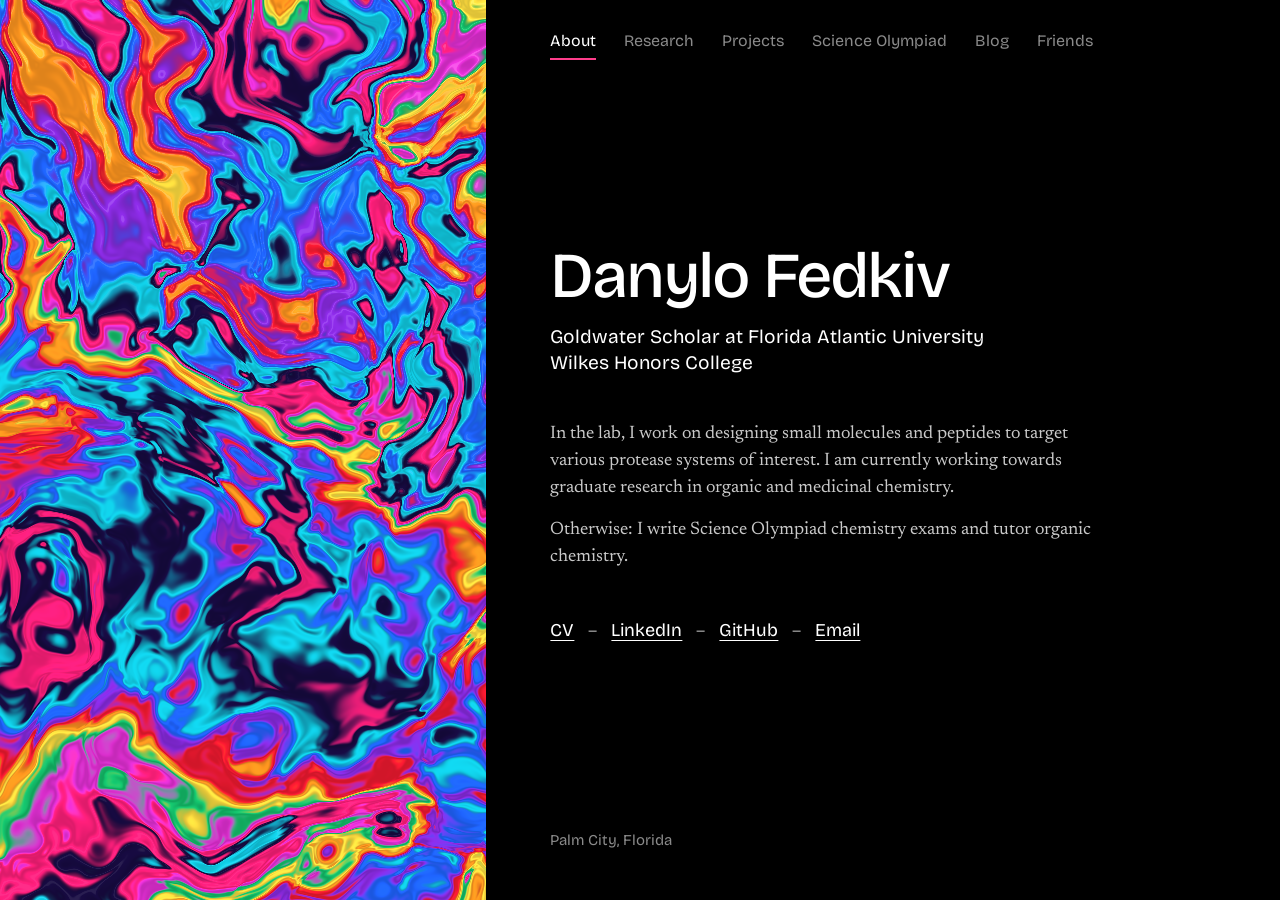
<file: index.html>
<!doctype html>
<html lang="en">
<head>
  <meta charset="utf-8">
  <meta name="viewport" content="width=device-width, initial-scale=1">
  <title>Danylo Fedkiv</title>
  <meta name="description" content="Danylo Fedkiv: Goldwater Scholar at Florida Atlantic University Wilkes Honors College. Chemistry research and Science Olympiad exam writing.">
  <link rel="preload" href="assets/fonts/bricolage-grotesque-latin-wght-normal.woff2" as="font" type="font/woff2" crossorigin>
  <link rel="icon" href="favicon.ico" sizes="any">
  <link rel="icon" type="image/png" sizes="32x32" href="favicon-32.png">
  <link rel="apple-touch-icon" href="apple-touch-icon.png">
  <link rel="stylesheet" href="assets/css/site.css?v=23">
  <script src="assets/js/enter.js?v=23"></script>
</head>
<body class="cover">
  <div class="marble" data-seed="0"></div>

  <div class="page">
    <nav class="nav" aria-label="Site">
      <a href="index.html" aria-current="page">About</a>
      <a href="research.html">Research</a>
      <a href="projects.html">Projects</a>
      <a href="science-olympiad.html">Science Olympiad</a>
      <a href="blog.html">Blog</a>
      <a href="friends.html">Friends</a>
    </nav>

    <main>
      <header class="who">
        <h1 class="hello">Danylo Fedkiv</h1>
        <p class="tagline">Goldwater Scholar at Florida Atlantic University Wilkes Honors College</p>
      </header>

      <div class="bio">
        <p class="about">
          In the lab, I work on designing small molecules and peptides to target various
          protease systems of interest. I am currently working towards graduate research
          in organic and medicinal chemistry.
        </p>
        <p class="about">
          Otherwise: I write Science Olympiad chemistry exams and tutor organic chemistry.
        </p>
      </div>

      <ul class="links">
        <li><a href="cv.pdf">CV</a></li>
        <li><a href="https://www.linkedin.com/in/danylofedkiv/">LinkedIn</a></li>
        <li><a href="https://github.com/dfedkiv-codes">GitHub</a></li>
        <li><a href="mailto:dfedkiv2022@fau.edu">Email</a></li>
      </ul>
    </main>

    <footer>Palm City, Florida</footer>
  </div>

  <script src="assets/js/marble.js?v=23"></script>
</body>
</html>
</file>
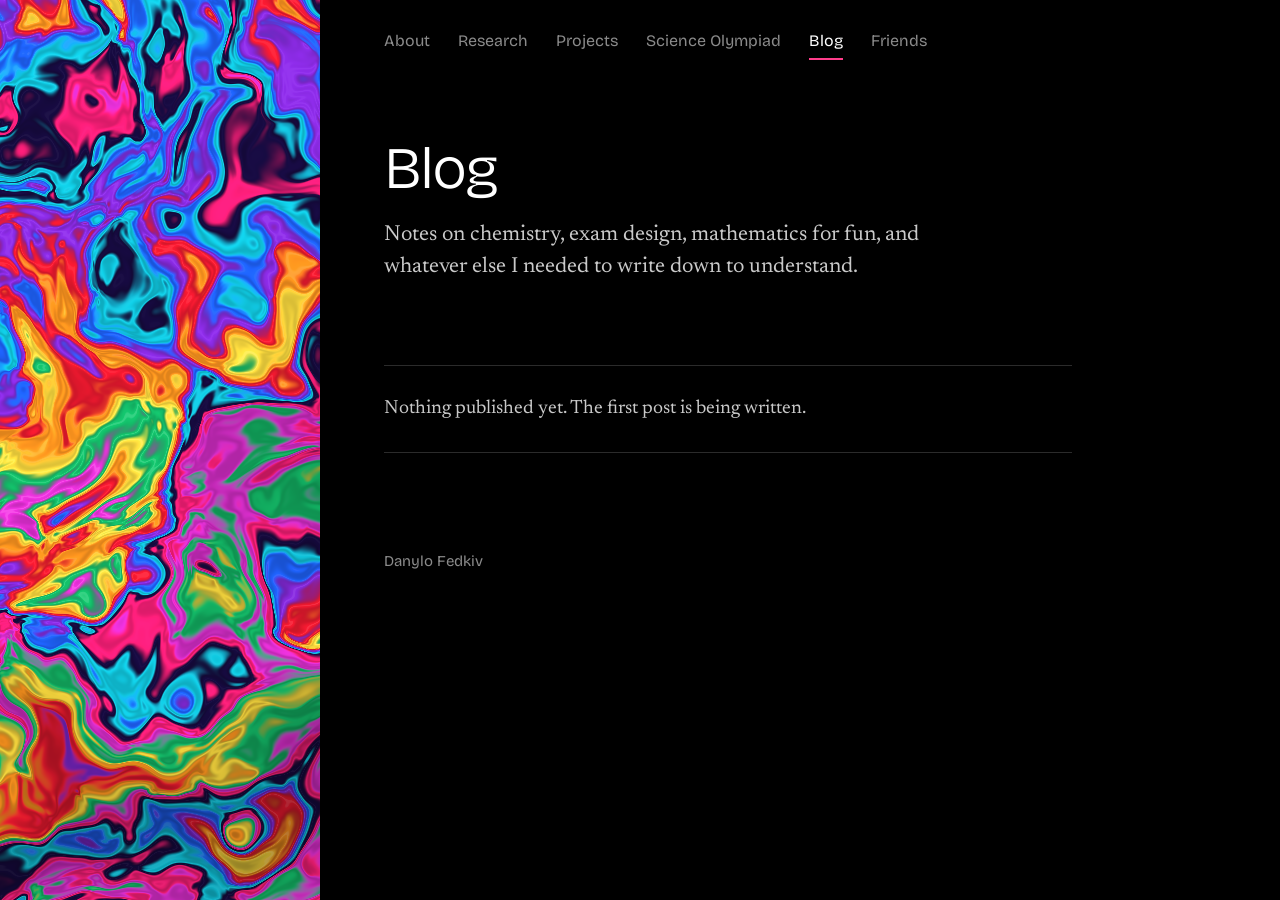
<file: blog.html>
<!doctype html>
<html lang="en">
<head>
  <meta charset="utf-8">
  <meta name="viewport" content="width=device-width, initial-scale=1">
  <title>Blog · Danylo Fedkiv</title>
  <meta name="description" content="Writing by Danylo Fedkiv on chemistry, exam design, and whatever else needs working out.">
  <link rel="preload" href="assets/fonts/bricolage-grotesque-latin-wght-normal.woff2" as="font" type="font/woff2" crossorigin>
  <link rel="icon" href="favicon.ico" sizes="any">
  <link rel="icon" type="image/png" sizes="32x32" href="favicon-32.png">
  <link rel="apple-touch-icon" href="apple-touch-icon.png">
  <link rel="stylesheet" href="assets/css/site.css?v=23">
  <script src="assets/js/enter.js?v=23"></script>
</head>
<body class="inner">
  <div class="marble" data-seed="4"></div>

  <div class="page">
    <nav class="nav" aria-label="Site">
      <a href="index.html">About</a>
      <a href="research.html">Research</a>
      <a href="projects.html">Projects</a>
      <a href="science-olympiad.html">Science Olympiad</a>
      <a href="blog.html" aria-current="page">Blog</a>
      <a href="friends.html">Friends</a>
    </nav>

    <main>
      <h1>Blog</h1>
      <p class="lede">
        Notes on chemistry, exam design, mathematics for fun, and whatever else
        I needed to write down to understand.
      </p>

      <section>
        <!--
          To publish a post:
          1. Copy blog/post-template.html to blog/your-post-name.html and write in it.
          2. Delete the <p class="empty"> line below.
          3. Add an entry to the list, newest first:

          <li>
            <a href="blog/your-post-name.html">Post title</a>
            <p>One sentence on what it is about.</p>
            <span class="when">November 2026</span>
          </li>
        -->
        <p class="empty">Nothing published yet. The first post is being written.</p>
        <ul class="posts">
        </ul>
      </section>

      <footer>Danylo Fedkiv</footer>
    </main>
  </div>

  <script src="assets/js/marble.js?v=23"></script>
</body>
</html>
</file>
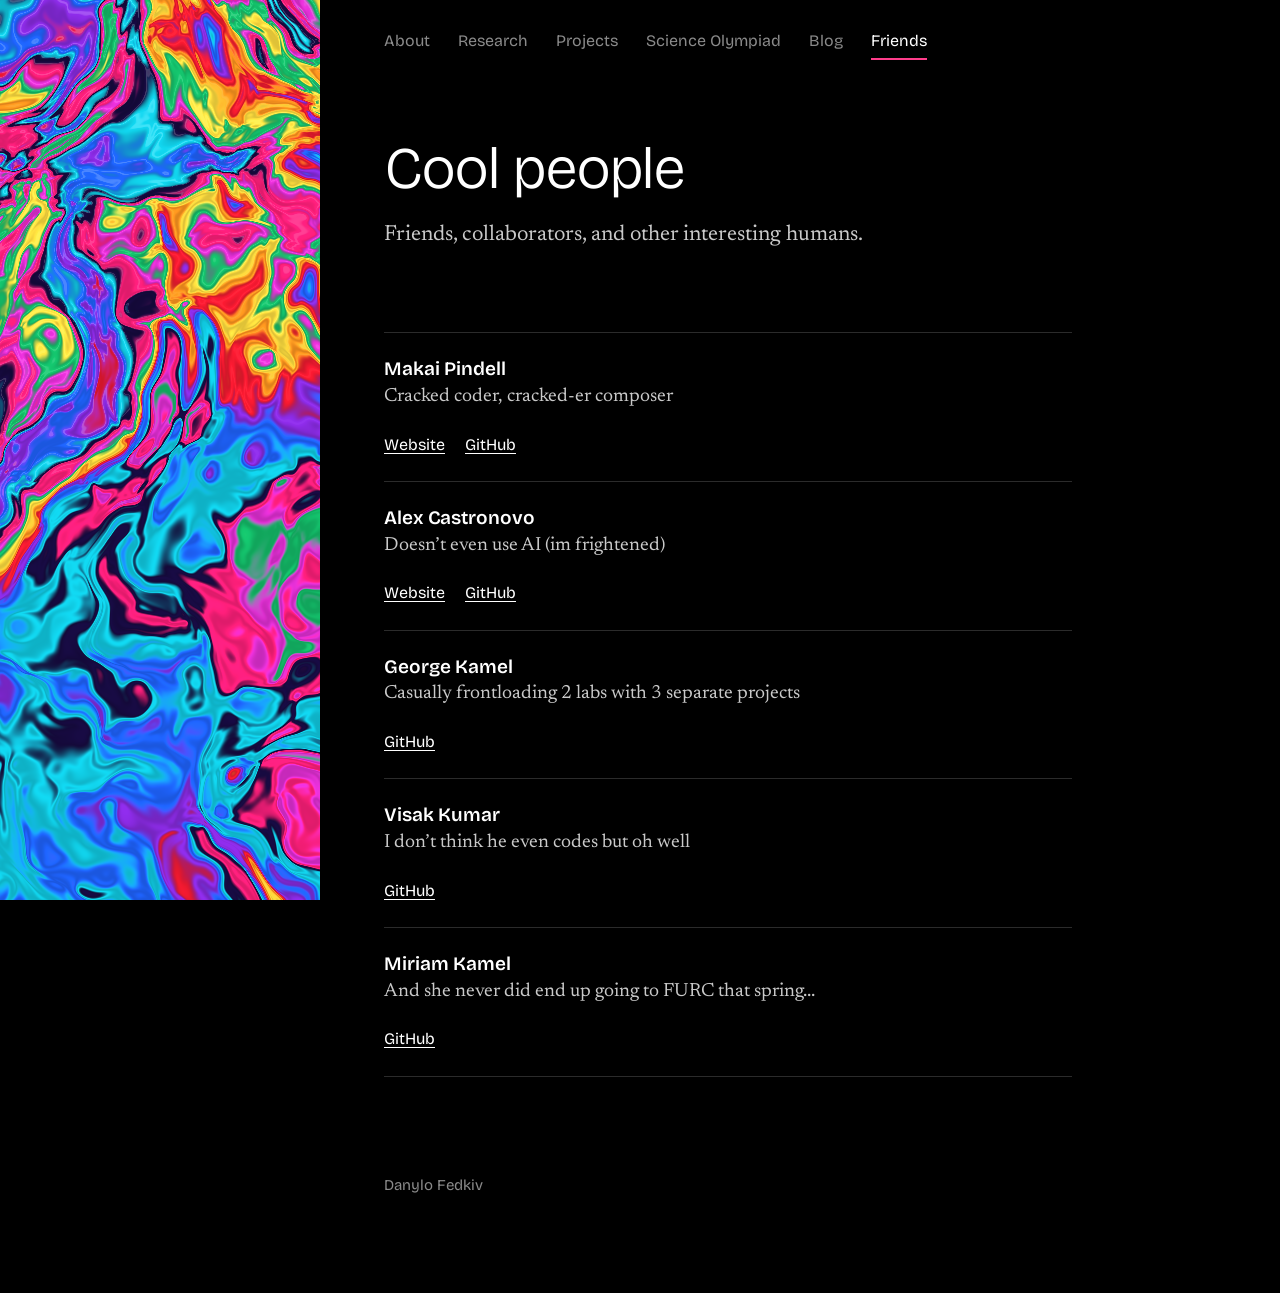
<file: friends.html>
<!doctype html>
<html lang="en">
<head>
  <meta charset="utf-8">
  <meta name="viewport" content="width=device-width, initial-scale=1">
  <title>Friends · Danylo Fedkiv</title>
  <meta name="description" content="Friends, collaborators, and other interesting humans.">
  <link rel="preload" href="assets/fonts/bricolage-grotesque-latin-wght-normal.woff2" as="font" type="font/woff2" crossorigin>
  <link rel="icon" href="favicon.ico" sizes="any">
  <link rel="icon" type="image/png" sizes="32x32" href="favicon-32.png">
  <link rel="apple-touch-icon" href="apple-touch-icon.png">
  <link rel="stylesheet" href="assets/css/site.css?v=23">
  <script src="assets/js/enter.js?v=23"></script>
</head>
<body class="inner">
  <div class="marble" data-seed="6"></div>

  <div class="page">
    <nav class="nav" aria-label="Site">
      <a href="index.html">About</a>
      <a href="research.html">Research</a>
      <a href="projects.html">Projects</a>
      <a href="science-olympiad.html">Science Olympiad</a>
      <a href="blog.html">Blog</a>
      <a href="friends.html" aria-current="page">Friends</a>
    </nav>

    <main>
      <h1>Cool people</h1>
      <p class="lede">Friends, collaborators, and other interesting humans.</p>

      <section>
        <!-- To add someone, copy one <article class="entry friend"> block and edit it. -->

        <article class="entry friend">
          <h3>Makai Pindell</h3>
          <p>Cracked coder, cracked-er composer</p>
          <p class="links-row">
            <a href="https://makaip.com/">Website</a>
            <a href="https://github.com/makaip">GitHub</a>
          </p>
        </article>

        <article class="entry friend">
          <h3>Alex Castronovo</h3>
          <p>Doesn’t even use AI (im frightened)</p>
          <p class="links-row">
            <a href="https://www.alexcastronovo.com">Website</a>
            <a href="https://github.com/AlexanderJCS">GitHub</a>
          </p>
        </article>

        <article class="entry friend">
          <h3>George Kamel</h3>
          <p>Casually frontloading 2 labs with 3 separate projects</p>
          <p class="links-row">
            <a href="https://github.com/Jubillion">GitHub</a>
          </p>
        </article>

        <article class="entry friend">
          <h3>Visak Kumar</h3>
          <p>I don’t think he even codes but oh well</p>
          <p class="links-row">
            <a href="https://github.com/visakk16">GitHub</a>
          </p>
        </article>
        
        <article class="entry friend">
          <h3>Miriam Kamel</h3>
          <p>And she never did end up going to FURC that spring...</p>
          <p class="links-row">
            <a href="https://github.com/Miriam-Kamel">GitHub</a>
          </p>
        </article>
        
      </section>

      <footer>Danylo Fedkiv</footer>
    </main>
  </div>

  <script src="assets/js/marble.js?v=23"></script>
</body>
</html>
</file>
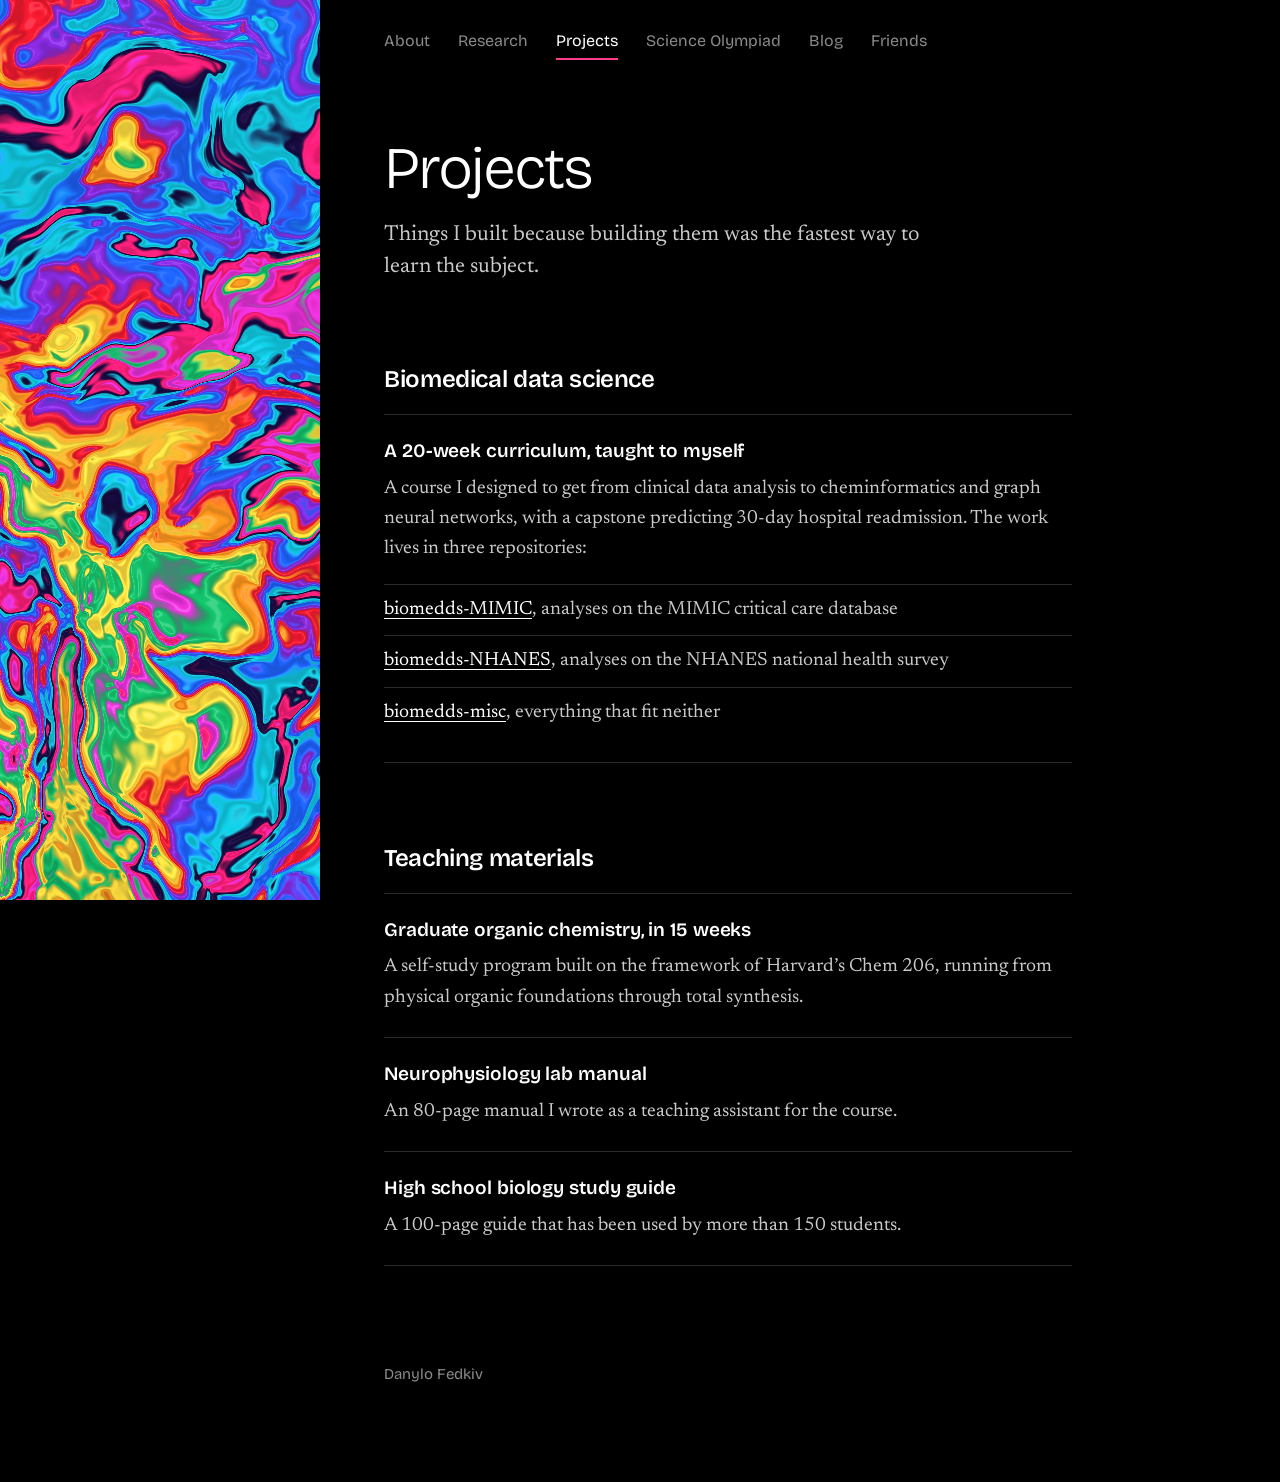
<file: projects.html>
<!doctype html>
<html lang="en">
<head>
  <meta charset="utf-8">
  <meta name="viewport" content="width=device-width, initial-scale=1">
  <title>Projects · Danylo Fedkiv</title>
  <meta name="description" content="Things Danylo Fedkiv has built: clinical data analyses, and teaching materials.">
  <link rel="preload" href="assets/fonts/bricolage-grotesque-latin-wght-normal.woff2" as="font" type="font/woff2" crossorigin>
  <link rel="icon" href="favicon.ico" sizes="any">
  <link rel="icon" type="image/png" sizes="32x32" href="favicon-32.png">
  <link rel="apple-touch-icon" href="apple-touch-icon.png">
  <link rel="stylesheet" href="assets/css/site.css?v=23">
  <script src="assets/js/enter.js?v=23"></script>
</head>
<body class="inner">
  <div class="marble" data-seed="2"></div>

  <div class="page">
    <nav class="nav" aria-label="Site">
      <a href="index.html">About</a>
      <a href="research.html">Research</a>
      <a href="projects.html" aria-current="page">Projects</a>
      <a href="science-olympiad.html">Science Olympiad</a>
      <a href="blog.html">Blog</a>
      <a href="friends.html">Friends</a>
    </nav>

    <main>
      <h1>Projects</h1>
      <p class="lede">
        Things I built because building them was the fastest way to learn the subject.
      </p>

      <section>
        <h2>Biomedical data science</h2>

        <article class="entry">
          <header>
            <h3>A 20-week curriculum, taught to myself</h3>
          </header>
          <p>
            A course I designed to get from clinical data analysis to cheminformatics and
            graph neural networks, with a capstone predicting 30-day hospital readmission.
            The work lives in three repositories:
          </p>
          <ul class="plain">
            <li><a href="https://github.com/dfedkiv-codes/biomedds-MIMIC">biomedds-MIMIC</a>, analyses on the MIMIC critical care database</li>
            <li><a href="https://github.com/dfedkiv-codes/biomedds-NHANES">biomedds-NHANES</a>, analyses on the NHANES national health survey</li>
            <li><a href="https://github.com/dfedkiv-codes/biomedds-misc">biomedds-misc</a>, everything that fit neither</li>
          </ul>
        </article>
      </section>

      <section>
        <h2>Teaching materials</h2>

        <article class="entry">
          <header>
            <h3>Graduate organic chemistry, in 15 weeks</h3>
          </header>
          <p>
            A self-study program built on the framework of Harvard’s Chem 206, running from
            physical organic foundations through total synthesis.
          </p>
        </article>

        <article class="entry">
          <header>
            <h3>Neurophysiology lab manual</h3>
          </header>
          <p>An 80-page manual I wrote as a teaching assistant for the course.</p>
        </article>

        <article class="entry">
          <header>
            <h3>High school biology study guide</h3>
          </header>
          <p>A 100-page guide that has been used by more than 150 students.</p>
        </article>
      </section>

      <footer>Danylo Fedkiv</footer>
    </main>
  </div>

  <script src="assets/js/marble.js?v=23"></script>
</body>
</html>
</file>
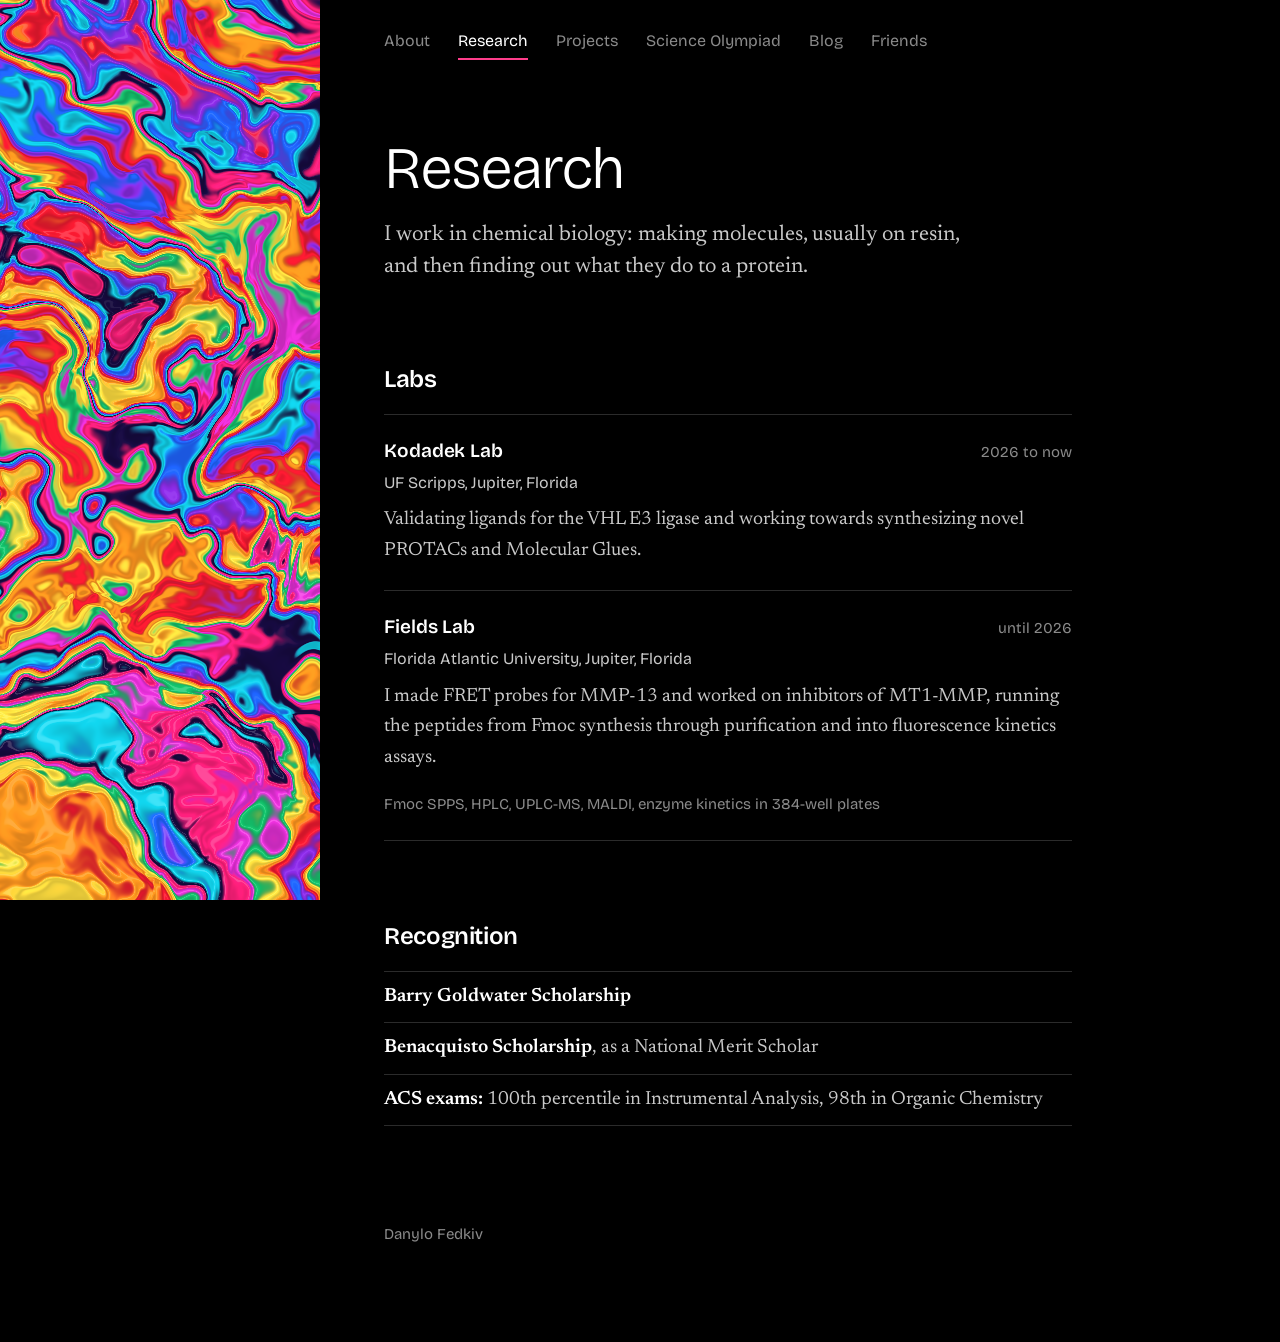
<file: research.html>
<!doctype html>
<html lang="en">
<head>
  <meta charset="utf-8">
  <meta name="viewport" content="width=device-width, initial-scale=1">
  <title>Research · Danylo Fedkiv</title>
  <meta name="description" content="Danylo Fedkiv's chemical biology research: protein degradation ligands, protease probes and inhibitors, peptide synthesis.">
  <link rel="preload" href="assets/fonts/bricolage-grotesque-latin-wght-normal.woff2" as="font" type="font/woff2" crossorigin>
  <link rel="icon" href="favicon.ico" sizes="any">
  <link rel="icon" type="image/png" sizes="32x32" href="favicon-32.png">
  <link rel="apple-touch-icon" href="apple-touch-icon.png">
  <link rel="stylesheet" href="assets/css/site.css?v=23">
  <script src="assets/js/enter.js?v=23"></script>
</head>
<body class="inner">
  <div class="marble" data-seed="1"></div>

  <div class="page">
    <nav class="nav" aria-label="Site">
      <a href="index.html">About</a>
      <a href="research.html" aria-current="page">Research</a>
      <a href="projects.html">Projects</a>
      <a href="science-olympiad.html">Science Olympiad</a>
      <a href="blog.html">Blog</a>
      <a href="friends.html">Friends</a>
    </nav>

    <main>
      <h1>Research</h1>
      <p class="lede">
        I work in chemical biology: making molecules, usually on resin, and then
        finding out what they do to a protein.
      </p>

      <section>
        <h2>Labs</h2>

        <article class="entry">
          <header>
            <h3>Kodadek Lab</h3>
            <span class="when">2026 to now</span>
          </header>
          <p class="where">UF Scripps, Jupiter, Florida</p>
          <p>
            Validating ligands for the VHL E3 ligase and working towards synthesizing
            novel PROTACs and Molecular Glues.
          </p>
        </article>

        <article class="entry">
          <header>
            <h3>Fields Lab</h3>
            <span class="when">until 2026</span>
          </header>
          <p class="where">Florida Atlantic University, Jupiter, Florida</p>
          <p>
            I made FRET probes for MMP-13 and worked on
            inhibitors of MT1-MMP, running the peptides from Fmoc synthesis through
            purification and into fluorescence kinetics assays.
          </p>
          <p class="tags">Fmoc SPPS, HPLC, UPLC-MS, MALDI, enzyme kinetics in 384-well plates</p>
        </article>
      </section>

      <section>
        <h2>Recognition</h2>
        <ul class="plain">
          <li><strong>Barry Goldwater Scholarship</strong></li>
          <li><strong>Benacquisto Scholarship</strong>, as a National Merit Scholar</li>
          <li><strong>ACS exams:</strong> 100th percentile in Instrumental Analysis, 98th in Organic Chemistry</li>
        </ul>
      </section>

      <!-- When you have them, add a "Posters and papers" section here, using the same <ul class="plain"> list. -->

      <footer>Danylo Fedkiv</footer>
    </main>
  </div>

  <script src="assets/js/marble.js?v=23"></script>
</body>
</html>
</file>
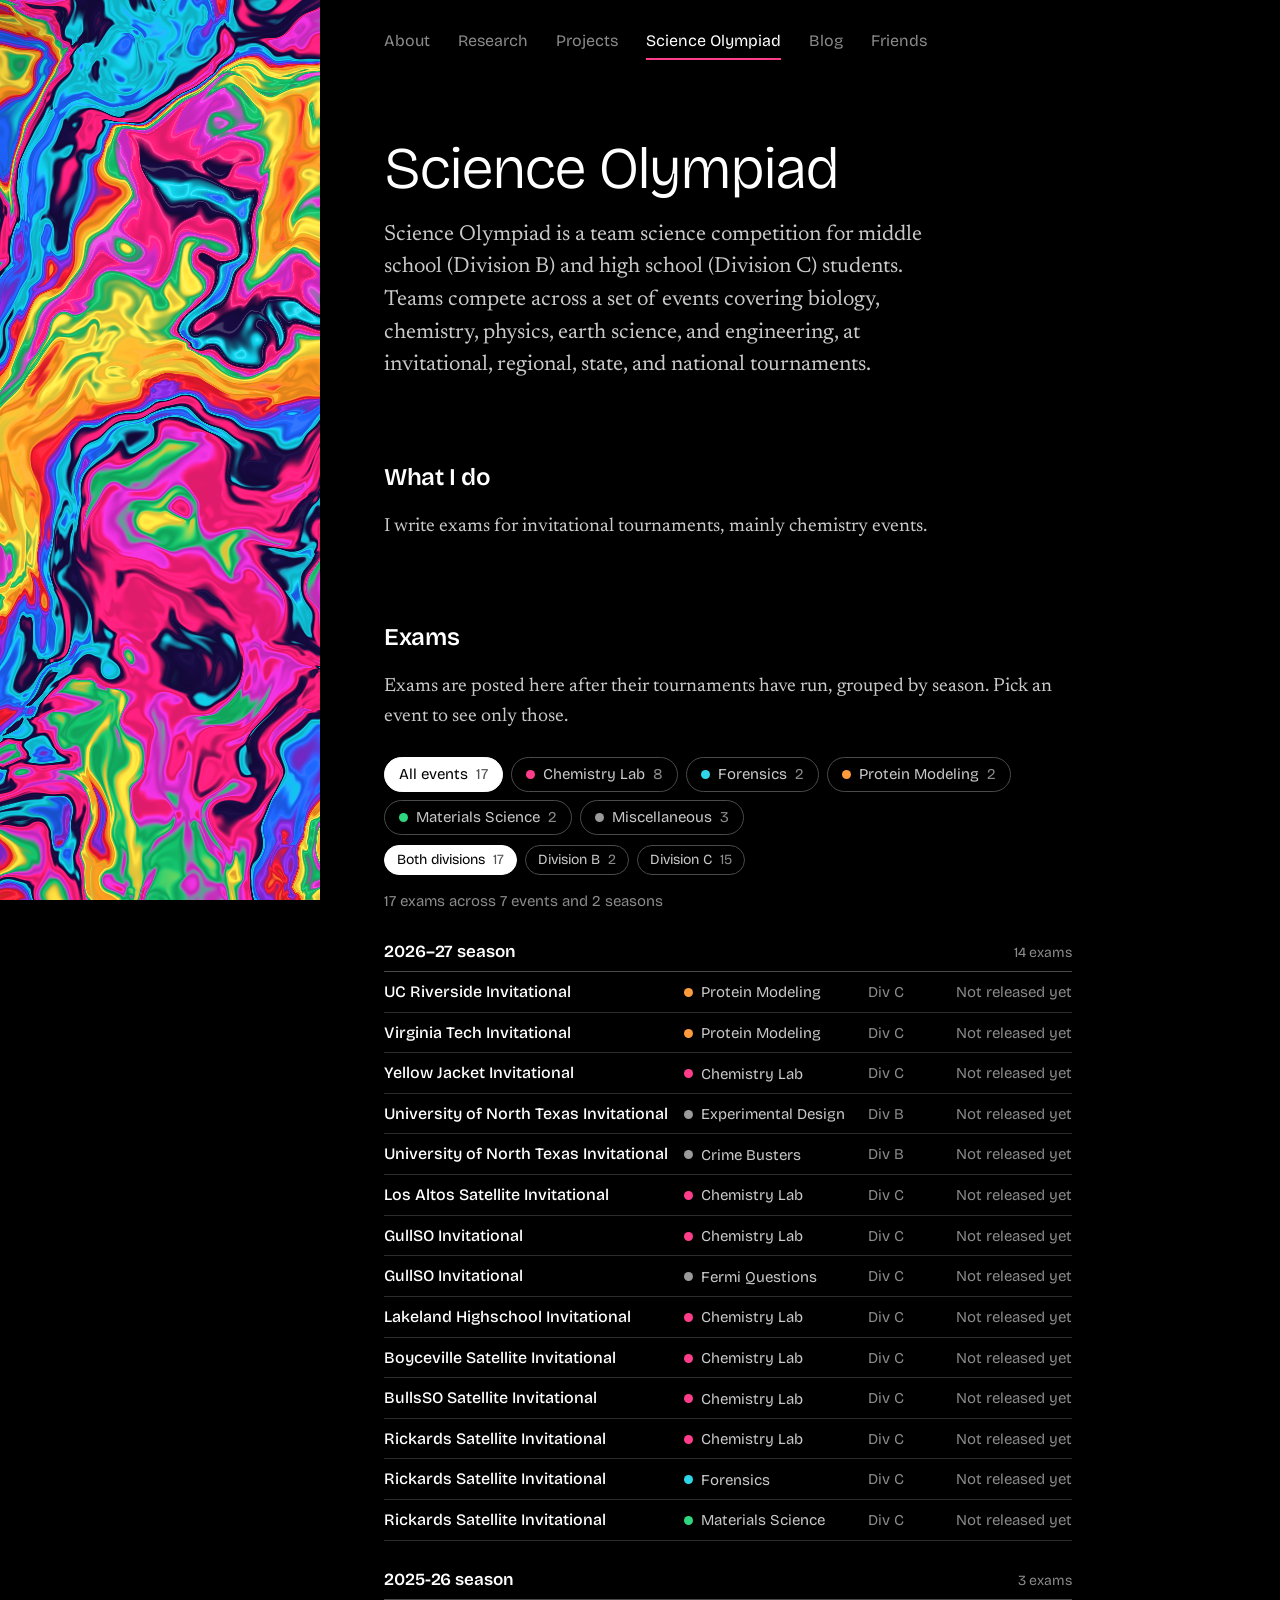
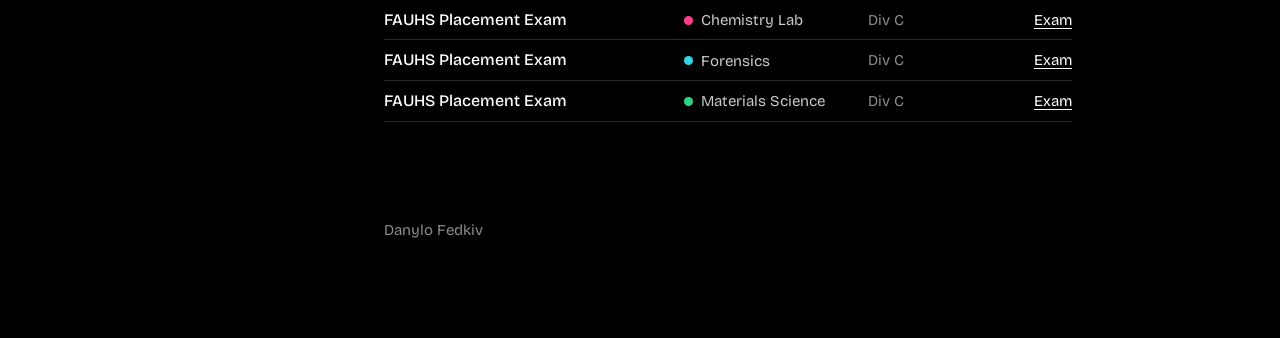
<file: science-olympiad.html>
<!doctype html>
<html lang="en">
<head>
  <meta charset="utf-8">
  <meta name="viewport" content="width=device-width, initial-scale=1">
  <title>Science Olympiad · Danylo Fedkiv</title>
  <meta name="description" content="Science Olympiad exams written by Danylo Fedkiv, filterable by event.">
  <link rel="preload" href="assets/fonts/bricolage-grotesque-latin-wght-normal.woff2" as="font" type="font/woff2" crossorigin>
  <link rel="icon" href="favicon.ico" sizes="any">
  <link rel="icon" type="image/png" sizes="32x32" href="favicon-32.png">
  <link rel="apple-touch-icon" href="apple-touch-icon.png">
  <link rel="stylesheet" href="assets/css/site.css?v=23">
  <script src="assets/js/enter.js?v=23"></script>
</head>
<body class="inner">
  <div class="marble" data-seed="3"></div>

  <div class="page">
    <nav class="nav" aria-label="Site">
      <a href="index.html">About</a>
      <a href="research.html">Research</a>
      <a href="projects.html">Projects</a>
      <a href="science-olympiad.html" aria-current="page">Science Olympiad</a>
      <a href="blog.html">Blog</a>
      <a href="friends.html">Friends</a>
    </nav>

    <main>
      <h1>Science Olympiad</h1>
      <p class="lede">
        Science Olympiad is a team science competition for middle school (Division B)
        and high school (Division C) students. Teams compete across a set of events
        covering biology, chemistry, physics, earth science, and engineering, at
        invitational, regional, state, and national tournaments.
      </p>

      <section>
        <h2>What I do</h2>
        <p>
          I write exams for invitational tournaments, mainly chemistry events.
        </p>
      </section>

      <section>
        <h2>Exams</h2>
        <p>
          Exams are posted here after their tournaments have run, grouped by season.
          Pick an event to see only those.
        </p>

        <!-- Everything below is built from data/exams.js. To add an exam, edit that file. -->
        <div id="exam-archive"></div>
        <noscript><p>The exam list needs JavaScript to display.</p></noscript>
      </section>

      <footer>Danylo Fedkiv</footer>
    </main>
  </div>

  <script src="assets/js/marble.js?v=23"></script>
  <script>
    // Load the exam list fresh every visit, so edits to data/exams.js show up
    // as soon as GitHub has deployed them, with no stale copy in the way.
    (function () {
      var data = document.createElement("script");
      data.src = "data/exams.js?t=" + Date.now();
      data.onload = data.onerror = function () {
        var app = document.createElement("script");
        app.src = "assets/js/exams.js?v=23";
        document.body.appendChild(app);
      };
      document.body.appendChild(data);
    })();
  </script>
</body>
</html>
</file>
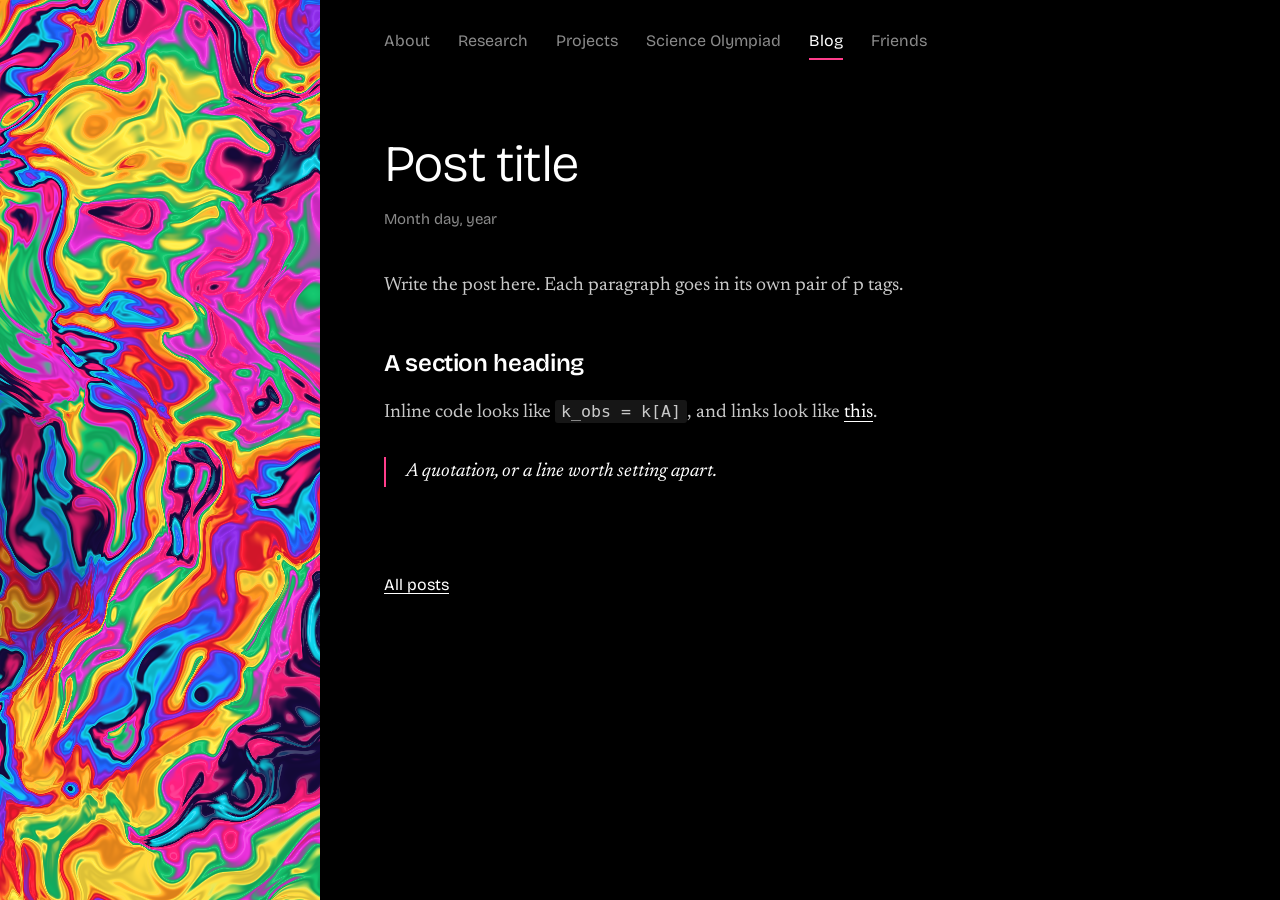
<file: blog/post-template.html>
<!doctype html>
<html lang="en">
<head>
  <meta charset="utf-8">
  <meta name="viewport" content="width=device-width, initial-scale=1">
  <!-- This file is a template: copy it, rename it, and it stays out of search results until you remove the next line. -->
  <meta name="robots" content="noindex">
  <title>Post title · Danylo Fedkiv</title>
  <meta name="description" content="One sentence on what this post is about.">
  <link rel="icon" href="../favicon.ico" sizes="any">
  <link rel="icon" type="image/png" sizes="32x32" href="../favicon-32.png">
  <link rel="apple-touch-icon" href="../apple-touch-icon.png">
  <link rel="stylesheet" href="../assets/css/site.css?v=23">
  <script src="../assets/js/enter.js?v=23"></script>
</head>
<body class="inner">
  <!-- Change data-seed to any number to give the post its own marble. -->
  <div class="marble" data-seed="5"></div>

  <div class="page">
    <nav class="nav" aria-label="Site">
      <a href="../index.html">About</a>
      <a href="../research.html">Research</a>
      <a href="../projects.html">Projects</a>
      <a href="../science-olympiad.html">Science Olympiad</a>
      <a href="../blog.html" aria-current="page">Blog</a>
      <a href="../friends.html">Friends</a>
    </nav>

    <main>
      <article class="post">
        <h1>Post title</h1>
        <span class="when">Month day, year</span>

        <div class="body">
          <p>
            Write the post here. Each paragraph goes in its own pair of p tags.
          </p>

          <h2>A section heading</h2>
          <p>
            Inline code looks like <code>k_obs = k[A]</code>, and links look like
            <a href="https://example.com">this</a>.
          </p>

          <blockquote>A quotation, or a line worth setting apart.</blockquote>
        </div>

        <a class="back" href="../blog.html">All posts</a>
      </article>
    </main>
  </div>

  <script src="../assets/js/marble.js?v=23"></script>
</body>
</html>
</file>
<file: assets/css/site.css>
/* ------------------------------------------------------------------
   danylo fedkiv — site styles
   Layout idea: a strip of flowing marble on the left, true black
   everywhere else. The marble is the only loud thing on the page.
------------------------------------------------------------------- */

@font-face {
  font-family: "Bricolage Grotesque";
  src: url("../fonts/bricolage-grotesque-latin-wght-normal.woff2") format("woff2");
  font-weight: 200 800;
  font-style: normal;
  font-display: swap;
}
@font-face {
  font-family: "Newsreader";
  src: url("../fonts/newsreader-latin-wght-normal.woff2") format("woff2");
  font-weight: 200 800;
  font-style: normal;
  font-display: swap;
}
@font-face {
  font-family: "Newsreader";
  src: url("../fonts/newsreader-latin-wght-italic.woff2") format("woff2");
  font-weight: 200 800;
  font-style: italic;
  font-display: swap;
}

:root {
  --black: #000;
  --white: #fff;
  --soft: #c9c9c9;      /* body text on black */
  --quiet: #8a8a8a;     /* dates, secondary facts */
  --rule: #2b2b2b;

  /* pulled from the marble */
  --pink: #ff3d8b;
  --cyan: #2fd6e8;
  --orange: #ff9a3d;
  --green: #2fd67f;

  --strip: clamp(96px, 38vw, 640px);       /* marble width on the cover */
  --strip-inner: clamp(72px, 25vw, 420px);  /* marble width on inner pages */
  --pad: clamp(24px, 5vw, 80px);

  --display: "Bricolage Grotesque", "Helvetica Neue", Arial, sans-serif;
  --text: "Newsreader", Georgia, "Times New Roman", serif;
}

*, *::before, *::after { box-sizing: border-box; }

html { background: var(--black); color-scheme: dark; }

body {
  margin: 0;
  min-height: 100vh;
  min-height: 100dvh;
  background: var(--black);
  color: var(--soft);
  font-family: var(--text);
  font-size: 1.1875rem;
  line-height: 1.6;
  -webkit-font-smoothing: antialiased;
  text-rendering: optimizeLegibility;
}

/* ---------- marble strip ---------- */

.marble {
  position: fixed;
  inset: 0 auto 0 0;
  width: var(--strip-inner);
  /* shown until the canvas paints, and if WebGL is unavailable */
  background:
    radial-gradient(120% 60% at 20% 10%, #ff2d7a 0%, transparent 60%),
    radial-gradient(90% 50% at 90% 30%, #18c7d8 0%, transparent 65%),
    radial-gradient(110% 50% at 10% 55%, #ff8f1f 0%, transparent 60%),
    radial-gradient(100% 45% at 85% 75%, #19b96a 0%, transparent 60%),
    radial-gradient(120% 50% at 30% 100%, #7a2bd6 0%, transparent 65%),
    #1a0b3d;
  overflow: hidden;
}
.cover .marble { width: var(--strip); }
.marble canvas { display: block; width: 100%; height: 100%; }

/* ---------- page frame ---------- */

.page {
  margin-left: var(--strip-inner);
  padding: 0 var(--pad) 96px;
  min-height: 100vh;
  min-height: 100dvh;
}
.cover .page {
  margin-left: var(--strip);
  display: flex;
  flex-direction: column;
  padding-bottom: 48px;
}

/* ---------- navigation ---------- */

.nav {
  display: flex;
  flex-wrap: wrap;
  gap: 4px 28px;
  padding: 24px 0;
  font-family: var(--display);
  font-size: 1rem;
  font-weight: 400;
}
.nav a {
  color: var(--quiet);
  text-decoration: none;
  padding: 4px 0;
  border-bottom: 2px solid transparent;
}
.nav a:hover { color: var(--white); }
.nav a[aria-current="page"] {
  color: var(--white);
  border-bottom-color: var(--pink);
}

/* ---------- cover ---------- */

.cover main {
  flex: 1;
  display: flex;
  flex-direction: column;
  justify-content: center;
  gap: clamp(28px, 5vh, 52px);
  padding: 8px 0 32px;
  max-width: 40rem;
}

.hello {
  margin: 0;
  font-family: var(--display);
  font-weight: 500;
  font-size: clamp(2.5rem, 5vw, 4.25rem);
  line-height: 1.02;
  letter-spacing: -0.035em;
  color: var(--white);
}

.about {
  margin: 0;
  max-width: 34rem;
  font-size: clamp(1.125rem, 1.4vw, 1.3125rem);
  line-height: 1.5;
  color: var(--soft);
}
.about + .about { margin-top: 0.85em; }

.tagline {
  margin: 16px 0 0;
  max-width: 30rem;
  font-family: var(--display);
  font-size: clamp(1.125rem, 1.5vw, 1.375rem);
  line-height: 1.35;
  color: var(--white);
}

.links {
  display: flex;
  flex-wrap: wrap;
  gap: 8px 14px;
  margin: 0;
  padding: 0;
  list-style: none;
  font-family: var(--display);
  font-size: 1.125rem;
}
.links li + li::before {
  content: "–";
  margin-right: 14px;
  color: var(--quiet);
}

/* ---------- links ---------- */

a { color: var(--white); text-decoration-thickness: 1px; text-underline-offset: 0.2em; }
a:hover { color: var(--cyan); }
.links li:nth-child(1) a:hover { color: var(--pink); }
.links li:nth-child(2) a:hover { color: var(--cyan); }
.links li:nth-child(3) a:hover { color: var(--orange); }
.links li:nth-child(4) a:hover { color: var(--green); }

:focus-visible {
  outline: 2px solid var(--cyan);
  outline-offset: 4px;
  border-radius: 2px;
}

/* ---------- inner pages ---------- */

.inner main { max-width: 43rem; padding-top: clamp(24px, 6vh, 72px); }

h1, h2, h3 {
  font-family: var(--display);
  color: var(--white);
  margin: 0;
}
h1 {
  font-weight: 300;
  font-size: clamp(2.25rem, 4.6vw, 3.75rem);
  line-height: 1.04;
  letter-spacing: -0.035em;
}
.lede {
  margin: 20px 0 0;
  font-size: clamp(1.25rem, 1.7vw, 1.4375rem);
  line-height: 1.5;
  color: var(--soft);
  max-width: 36rem;
}

section { margin-top: clamp(56px, 9vh, 88px); }
h2 {
  font-weight: 600;
  font-size: 1.5rem;
  line-height: 1.2;
  letter-spacing: -0.015em;
  margin-bottom: 20px;
}
h3 {
  font-weight: 600;
  font-size: 1.1875rem;
  line-height: 1.3;
  letter-spacing: -0.005em;
}

p { margin: 0 0 1em; }
p:last-child { margin-bottom: 0; }
strong { color: var(--white); font-weight: 600; }

/* an entry: a lab, a project, a role */
.entry { padding: 24px 0; border-top: 1px solid var(--rule); }
.entry:last-child { border-bottom: 1px solid var(--rule); }
.entry header {
  display: flex;
  flex-wrap: wrap;
  align-items: baseline;
  justify-content: space-between;
  gap: 4px 24px;
  margin-bottom: 10px;
}
.when {
  font-family: var(--display);
  font-size: 0.9375rem;
  color: var(--quiet);
  white-space: nowrap;
}
.where {
  font-family: var(--display);
  font-size: 1rem;
  color: var(--soft);
  margin: -4px 0 10px;
}

.plain { margin: 0; padding: 0; list-style: none; }
.plain li { padding: 10px 0; border-top: 1px solid var(--rule); }
.plain li:last-child { border-bottom: 1px solid var(--rule); }

.entry .plain li:last-child { border-bottom: 0; }

.tags {
  margin: 14px 0 0;
  font-family: var(--display);
  font-size: 0.9375rem;
  color: var(--quiet);
}

/* results table (Science Olympiad) */
.table-wrap { overflow-x: auto; }
table {
  width: 100%;
  border-collapse: collapse;
  font-family: var(--display);
  font-size: 1rem;
  line-height: 1.4;
}
th, td {
  text-align: left;
  padding: 12px 20px 12px 0;
  border-top: 1px solid var(--rule);
  vertical-align: top;
}
tr:last-child td { border-bottom: 1px solid var(--rule); }
th { color: var(--quiet); font-weight: 400; border-top: 0; padding-top: 0; }
td:first-child { color: var(--white); }
td:last-child, th:last-child { padding-right: 0; }

/* exam archive (Science Olympiad) */
#exam-archive { margin-top: 24px; font-family: var(--display); }
.filters { display: flex; flex-wrap: wrap; gap: 8px; margin: 0 0 10px; }
.chip {
  display: inline-flex;
  align-items: center;
  gap: 8px;
  font: inherit;
  font-size: 0.9375rem;
  line-height: 1;
  color: var(--soft);
  background: transparent;
  border: 1px solid #4a4a4a;
  border-radius: 999px;
  padding: 9px 14px;
  cursor: pointer;
}
.chip .n { color: var(--quiet); }
.chip:hover { border-color: var(--white); color: var(--white); }
.chip[aria-pressed="true"] { background: var(--white); border-color: var(--white); color: var(--black); }
.chip[aria-pressed="true"] .n { color: #555; }
.filters-small .chip { font-size: 0.875rem; padding: 7px 12px; }
.dot { display: inline-block; flex: none; width: 9px; height: 9px; border-radius: 50%; }

.count { margin: 14px 0 0; font-size: 0.9375rem; color: var(--quiet); }

.exam-group { margin-top: 28px; }
.exam-season {
  display: flex;
  align-items: baseline;
  justify-content: space-between;
  gap: 16px;
  padding-bottom: 8px;
  border-bottom: 1px solid #4a4a4a;
  font-size: 1.0625rem;
}
.exam-season span { font-weight: 400; font-size: 0.875rem; color: var(--quiet); }

.exams { margin: 0; padding: 0; list-style: none; }
.exam {
  display: grid;
  grid-template-columns: minmax(0, 1fr) 10.5rem 3.25rem 8.5rem;
  align-items: baseline;
  column-gap: 16px;
  padding: 9px 0;
  border-bottom: 1px solid var(--rule);
  font-size: 1rem;
  line-height: 1.35;
}
.exam-title { color: var(--white); font-weight: 500; }
.exam-note { margin-left: 10px; font-size: 0.875rem; color: var(--quiet); }
.exam-event { display: flex; align-items: center; gap: 8px; color: var(--soft); font-size: 0.9375rem; }
.exam-div { color: var(--quiet); font-size: 0.9375rem; }
.exam-files { display: flex; justify-content: flex-end; gap: 16px; font-size: 0.9375rem; white-space: nowrap; }
.exam-files span { color: var(--quiet); }
.exam.is-example .exam-title { color: var(--quiet); font-weight: 400; }
#exam-archive .empty { margin-top: 24px; font-family: var(--text); }

@media (max-width: 900px) {
  .exam { grid-template-columns: minmax(0, 1fr) auto; row-gap: 2px; }
  .exam-name { grid-column: 1 / -1; }
  .exam-event { grid-column: 1; }
  .exam-div { display: none; }
  .exam-files { grid-column: 2; }
  .exam-event::after { content: attr(data-div); color: var(--quiet); margin-left: 4px; }
}

/* friends */
.friend .links-row { display: flex; gap: 20px; margin-top: 10px; font-family: var(--display); font-size: 1rem; }

/* blog */
.posts { margin: 0; padding: 0; list-style: none; }
.posts li { padding: 20px 0; border-top: 1px solid var(--rule); }
.posts li:last-child { border-bottom: 1px solid var(--rule); }
.posts a { font-family: var(--display); font-size: 1.375rem; font-weight: 600; letter-spacing: -0.015em; text-decoration: none; }
.posts a:hover { text-decoration: underline; }
.posts p { margin: 6px 0 0; }
.empty { padding: 28px 0; border-top: 1px solid var(--rule); border-bottom: 1px solid var(--rule); }

.post h1 { font-size: clamp(2rem, 4vw, 3.25rem); }
.post .when { display: block; margin-top: 16px; }
.post .body { margin-top: 40px; }
.post .body h2 { margin-top: 48px; }
.post .body blockquote {
  margin: 1.5em 0;
  padding-left: 20px;
  border-left: 2px solid var(--pink);
  color: var(--white);
  font-style: italic;
}
.post .body code {
  font-family: ui-monospace, "SF Mono", Menlo, Consolas, monospace;
  font-size: 0.875em;
  background: #161616;
  padding: 2px 6px;
  border-radius: 3px;
}
.back { display: inline-block; margin-top: 56px; font-family: var(--display); font-size: 1rem; }

footer {
  margin-top: 96px;
  font-family: var(--display);
  font-size: 0.9375rem;
  color: var(--quiet);
}
.cover footer { margin-top: 0; }

/* ---------- small screens: the strip becomes a band across the top ---------- */

@media (max-width: 760px) {
  .marble, .cover .marble {
    position: relative;
    inset: auto;
    width: 100%;
    height: 96px;
  }
  .cover .marble { height: 28vh; min-height: 150px; }
  .page, .cover .page { margin-left: 0; min-height: 0; }
  .nav { padding: 20px 0; gap: 2px 20px; }
  .cover main { justify-content: flex-start; padding-top: 16px; }
  body { font-size: 1.125rem; }
}

/* ---------- page-to-page motion ----------
   enter.js adds .from-cover or .from-inner to <html>, naming the kind of page
   the visitor just left, and then .go once the marble has drawn. Before .go
   the strip sits at its old width; adding .go lets it slide to the new one,
   with the content riding along. */

.from-cover .inner .marble, .from-inner .cover .marble {
  transition: width 0.7s cubic-bezier(0.22, 0.9, 0.24, 1), height 0.7s cubic-bezier(0.22, 0.9, 0.24, 1);
}
.from-cover .inner .page, .from-inner .cover .page {
  transition: transform 0.7s cubic-bezier(0.22, 0.9, 0.24, 1);
}
.from-cover:not(.go) .inner .marble { width: var(--strip); }
.from-inner:not(.go) .cover .marble { width: var(--strip-inner); }
.from-cover:not(.go) .inner .page { transform: translateX(calc(var(--strip) - var(--strip-inner))); }
.from-inner:not(.go) .cover .page { transform: translateX(calc(var(--strip-inner) - var(--strip))); }

/* every page: the text fades up quickly */
.js .page main, .js .cover footer { transition: opacity 0.4s ease-out, transform 0.4s ease-out; }
.js:not(.go) .page main, .js:not(.go) .cover footer { opacity: 0; transform: translateY(8px); }

@media (max-width: 760px) {
  .from-cover:not(.go) .inner .marble { width: 100%; height: max(28vh, 150px); }
  .from-inner:not(.go) .cover .marble { width: 100%; height: 96px; }
  .from-cover:not(.go) .inner .page, .from-inner:not(.go) .cover .page { transform: none; }
}

@media (prefers-reduced-motion: reduce) {
  .marble, .page, .page main, .cover footer { transition: none !important; }
}
</file>
